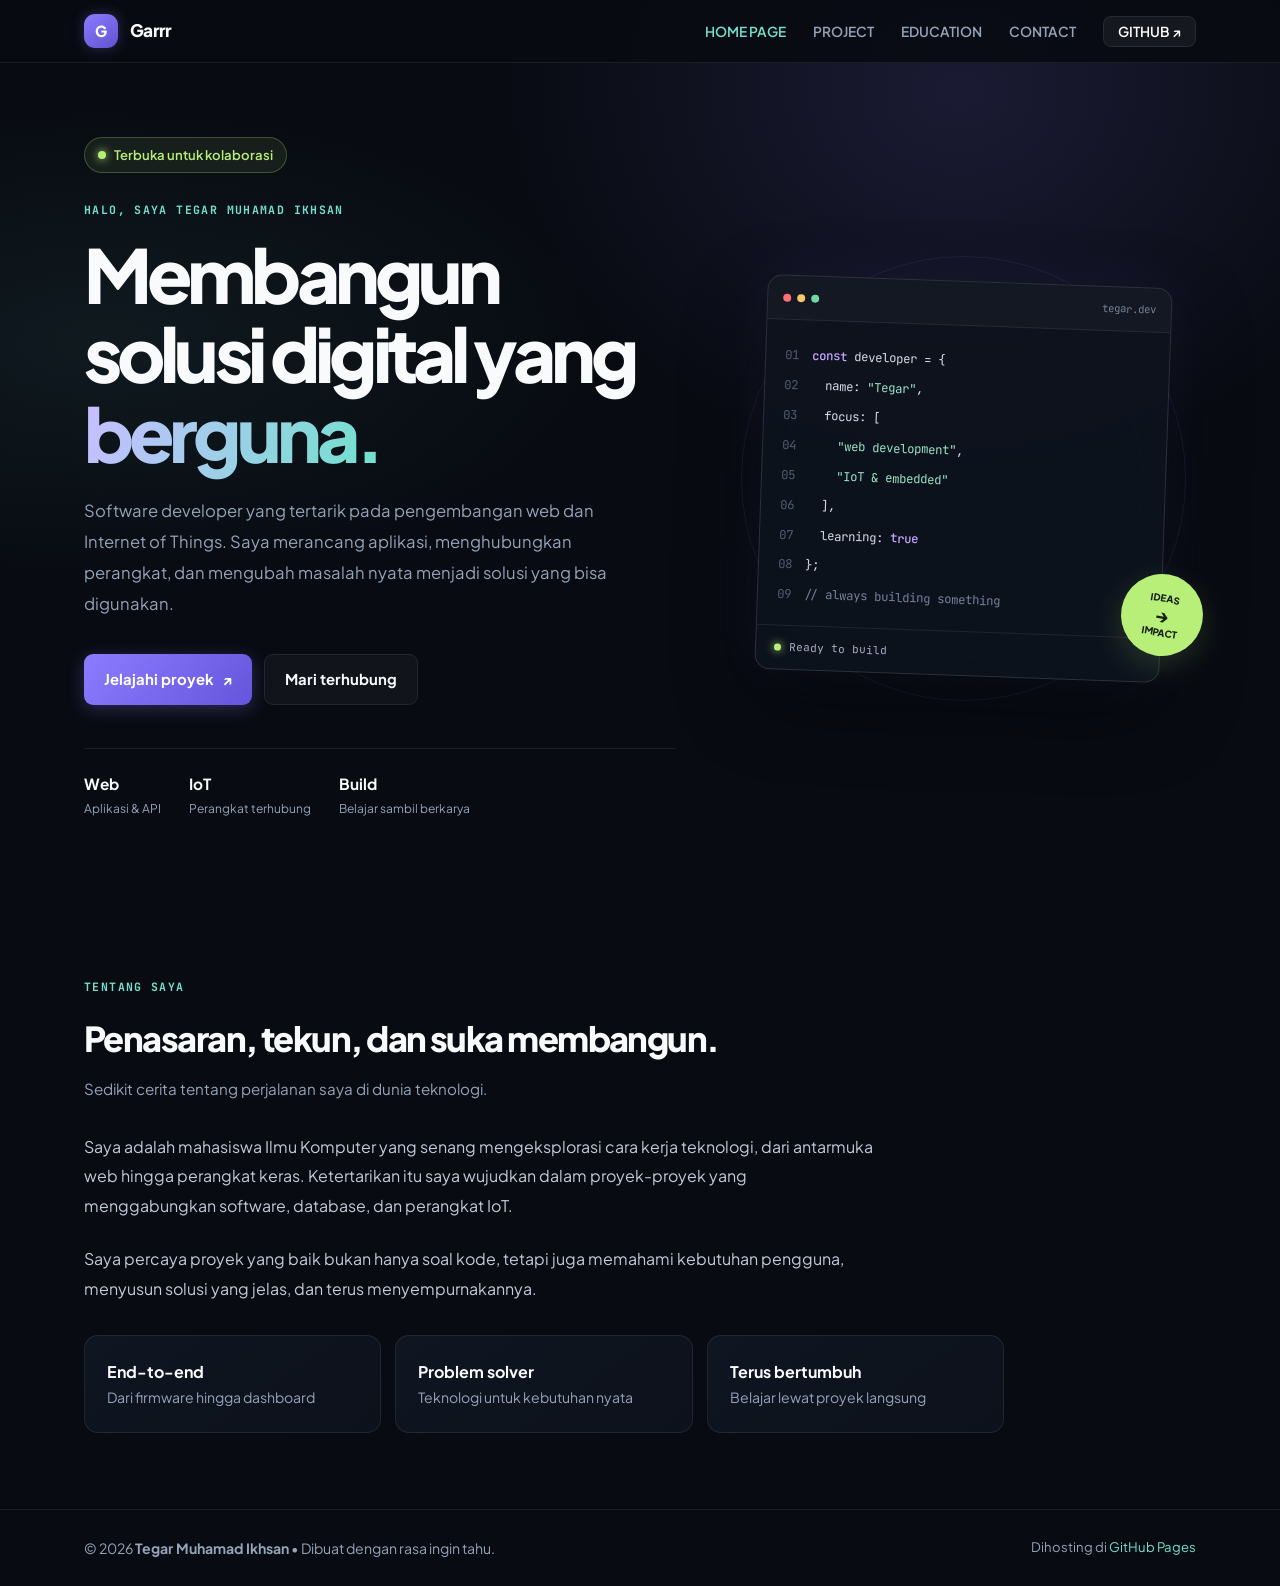
<file: index.html>
<!DOCTYPE html>
<html lang="id">
<head>
    <meta charset="UTF-8">
    <meta name="viewport" content="width=device-width, initial-scale=1.0">
    <title>Tegar Muhamad Ikhsan | Software &amp; IoT Developer</title>
    <meta name="description" content="Portofolio Tegar Muhamad Ikhsan, software developer yang membangun aplikasi web dan solusi IoT.">
    
    <!-- Google Fonts -->
    <link rel="preconnect" href="https://fonts.googleapis.com">
    <link rel="preconnect" href="https://fonts.gstatic.com" crossorigin>
    <link href="https://fonts.googleapis.com/css2?family=Plus+Jakarta+Sans:wght@400;500;600;700;800&family=JetBrains+Mono:wght@400;500;700&display=swap" rel="stylesheet">
    
    <!-- Hubungkan ke File style.css -->
    <link rel="stylesheet" href="style.css">
</head>
<body>

    <!-- NAVBAR -->
    <header>
        <div class="container nav-wrap">
            <a href="index.html" class="brand" aria-label="Garrr, beranda">
                <div class="brand-badge">G</div>
                <span>Garrr<span class="brand-period"></span></span>
            </a>
            <nav>
                <ul class="nav-links">
                    <li><a href="index.html" aria-current="page">HOME PAGE</a></li>
                    <li><a href="proyek.html">PROJECT</a></li>
                    <li><a href="pendidikan.html">EDUCATION</a></li>
                    <li><a href="kontak.html">CONTACT</a></li>
                    <li><a href="https://github.com/tegarmuhamad122-cmd" target="_blank" rel="noopener noreferrer" class="nav-btn-github">GitHub ↗</a></li>
                </ul>
            </nav>
        </div>
    </header>

    <main class="container">
        <!-- HERO SECTION -->
        <section class="hero" id="about">
            <div class="hero-copy">
                <div class="badge-status">
                    <span class="status-dot"></span>
                    <span>Terbuka untuk kolaborasi</span>
                </div>
                <p class="hero-kicker">HALO, SAYA TEGAR MUHAMAD IKHSAN</p>
                <h1>Membangun solusi digital yang <span class="text-gradient">berguna.</span></h1>
                <p class="hero-desc">
                    Software developer yang tertarik pada pengembangan web dan Internet of Things. Saya merancang aplikasi, menghubungkan perangkat, dan mengubah masalah nyata menjadi solusi yang bisa digunakan.
                </p>
                <div class="hero-actions">
                    <a href="proyek.html" class="btn btn-primary">Jelajahi proyek <span aria-hidden="true">↗</span></a>
                    <a href="kontak.html" class="btn btn-outline">Mari terhubung</a>
                </div>
                <div class="hero-facts" aria-label="Fokus utama">
                    <div><strong>Web</strong><span>Aplikasi &amp; API</span></div>
                    <div><strong>IoT</strong><span>Perangkat terhubung</span></div>
                    <div><strong>Build</strong><span>Belajar sambil berkarya</span></div>
                </div>
            </div>
            <aside class="hero-visual" aria-label="Cuplikan kode proyek">
                <div class="code-window">
                    <div class="window-bar"><span></span><span></span><span></span><small>tegar.dev</small></div>
                    <div class="code-content">
                        <span class="code-line"><i>01</i><b>const</b> developer = {</span>
                        <span class="code-line"><i>02</i>&nbsp; name: <em>"Tegar"</em>,</span>
                        <span class="code-line"><i>03</i>&nbsp; focus: [</span>
                        <span class="code-line"><i>04</i>&nbsp;&nbsp;&nbsp; <em>"web development"</em>,</span>
                        <span class="code-line"><i>05</i>&nbsp;&nbsp;&nbsp; <em>"IoT &amp; embedded"</em></span>
                        <span class="code-line"><i>06</i>&nbsp; ],</span>
                        <span class="code-line"><i>07</i>&nbsp; learning: <b>true</b></span>
                        <span class="code-line"><i>08</i>};</span>
                        <span class="code-line code-comment"><i>09</i>// always building something</span>
                    </div>
                    <div class="code-status"><span class="status-dot"></span> Ready to build</div>
                </div>
                <div class="hero-orbit orbit-one"></div>
                <div class="hero-orbit orbit-two"></div>
                <div class="hero-sticker">IDEAS<br><span>→</span> IMPACT</div>
            </aside>
        </section>

        <section id="profile">
            <div class="section-header">
                <span class="section-label">TENTANG SAYA</span>
                <h2 class="section-title">Penasaran, tekun, dan suka membangun.</h2>
                <p class="section-subtitle">Sedikit cerita tentang perjalanan saya di dunia teknologi.</p>
            </div>
            <div class="profile-content">
                <p>Saya adalah mahasiswa Ilmu Komputer yang senang mengeksplorasi cara kerja teknologi, dari antarmuka web hingga perangkat keras. Ketertarikan itu saya wujudkan dalam proyek-proyek yang menggabungkan software, database, dan perangkat IoT.</p>
                <p>Saya percaya proyek yang baik bukan hanya soal kode, tetapi juga memahami kebutuhan pengguna, menyusun solusi yang jelas, dan terus menyempurnakannya.</p>
                <div class="profile-highlights">
                    <div class="profile-highlight"><strong>End-to-end</strong><span>Dari firmware hingga dashboard</span></div>
                    <div class="profile-highlight"><strong>Problem solver</strong><span>Teknologi untuk kebutuhan nyata</span></div>
                    <div class="profile-highlight"><strong>Terus bertumbuh</strong><span>Belajar lewat proyek langsung</span></div>
                </div>
            </div>
        </section>

    </main>

    <!-- FOOTER -->
    <footer>
        <div class="container footer-content">
            <p>
                &copy; 2026 <strong>Tegar Muhamad Ikhsan</strong> &bull; Dibuat dengan rasa ingin tahu.
            </p>
            <p class="footer-meta">
                Dihosting di <a href="https://pages.github.com/" target="_blank" rel="noopener noreferrer">GitHub Pages</a>
            </p>
        </div>
    </footer>

</body>
</html>
</file>
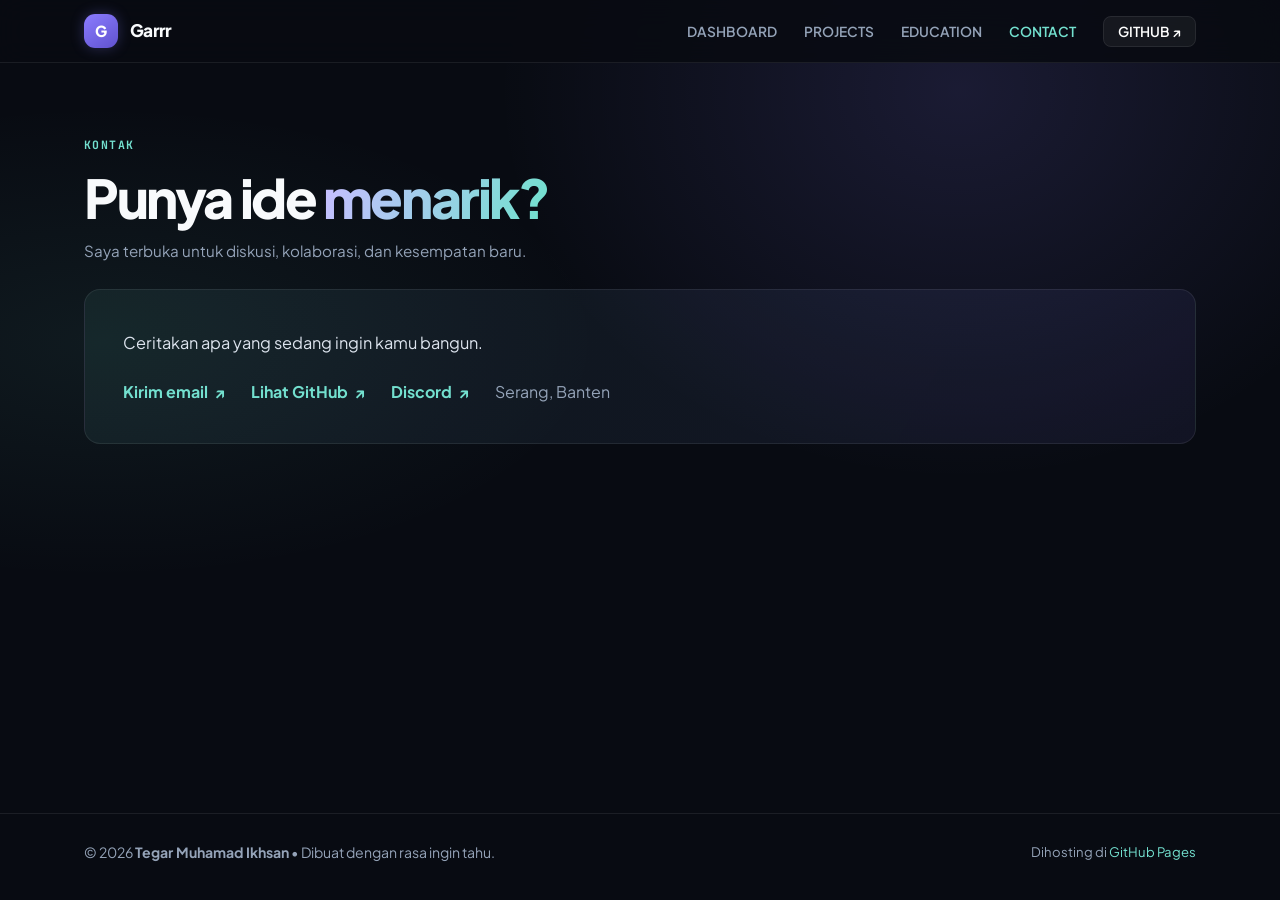
<file: kontak.html>
<!DOCTYPE html>
<html lang="id">
<head>
    <meta charset="UTF-8">
    <meta name="viewport" content="width=device-width, initial-scale=1.0">
    <title>Kontak | Tegar Muhamad Ikhsan</title>
    <meta name="description" content="Hubungi Tegar Muhamad Ikhsan untuk diskusi, kolaborasi, dan kesempatan baru.">
    <link rel="preconnect" href="https://fonts.googleapis.com">
    <link rel="preconnect" href="https://fonts.gstatic.com" crossorigin>
    <link href="https://fonts.googleapis.com/css2?family=Plus+Jakarta+Sans:wght@400;500;600;700;800&family=JetBrains+Mono:wght@400;500;700&display=swap" rel="stylesheet">
    <link rel="stylesheet" href="style.css">
</head>
<body>
    <header>
        <div class="container nav-wrap">
            <a href="index.html" class="brand" aria-label="Garrr, beranda">
                <div class="brand-badge">G</div>
                <span>Garrr<span class="brand-period"></span></span>
            </a>
            <nav aria-label="Navigasi utama">
                <ul class="nav-links">
                    <li><a href="index.html">Dashboard</a></li>
                    <li><a href="proyek.html">Projects</a></li>
                    <li><a href="pendidikan.html">Education</a></li>
                    <li><a href="kontak.html" aria-current="page">Contact</a></li>
                    <li><a href="https://github.com/tegarmuhamad122-cmd" target="_blank" rel="noopener noreferrer" class="nav-btn-github">GitHub ↗</a></li>
                </ul>
            </nav>
        </div>
    </header>

    <main class="container page-main">
        <section class="page-intro">
            <span class="section-label">KONTAK</span>
            <h1 class="section-title">Punya ide <span class="text-gradient">menarik?</span></h1>
            <p class="section-subtitle">Saya terbuka untuk diskusi, kolaborasi, dan kesempatan baru.</p>
        </section>

        <section class="contact-panel">
            <p>Ceritakan apa yang sedang ingin kamu bangun.</p>
            <div class="contact-list">
                <a href="mailto:tegarmuhamad122@gmail.com">Kirim email <span aria-hidden="true">↗</span></a>
                <a href="https://github.com/tegarmuhamad122-cmd" target="_blank" rel="noopener noreferrer">Lihat GitHub <span aria-hidden="true">↗</span></a>
                <a href="https://discord.com/users/1273916967207567412" target="_blank" rel="noopener noreferrer">Discord <span aria-hidden="true">↗</span></a>
                <span>Serang, Banten</span>
            </div>
        </section>
    </main>

    <footer>
        <div class="container footer-content">
            <p>&copy; 2026 <strong>Tegar Muhamad Ikhsan</strong> &bull; Dibuat dengan rasa ingin tahu.</p>
            <p class="footer-meta">Dihosting di <a href="https://pages.github.com/" target="_blank" rel="noopener noreferrer">GitHub Pages</a></p>
        </div>
    </footer>
</body>
</html>
</file>
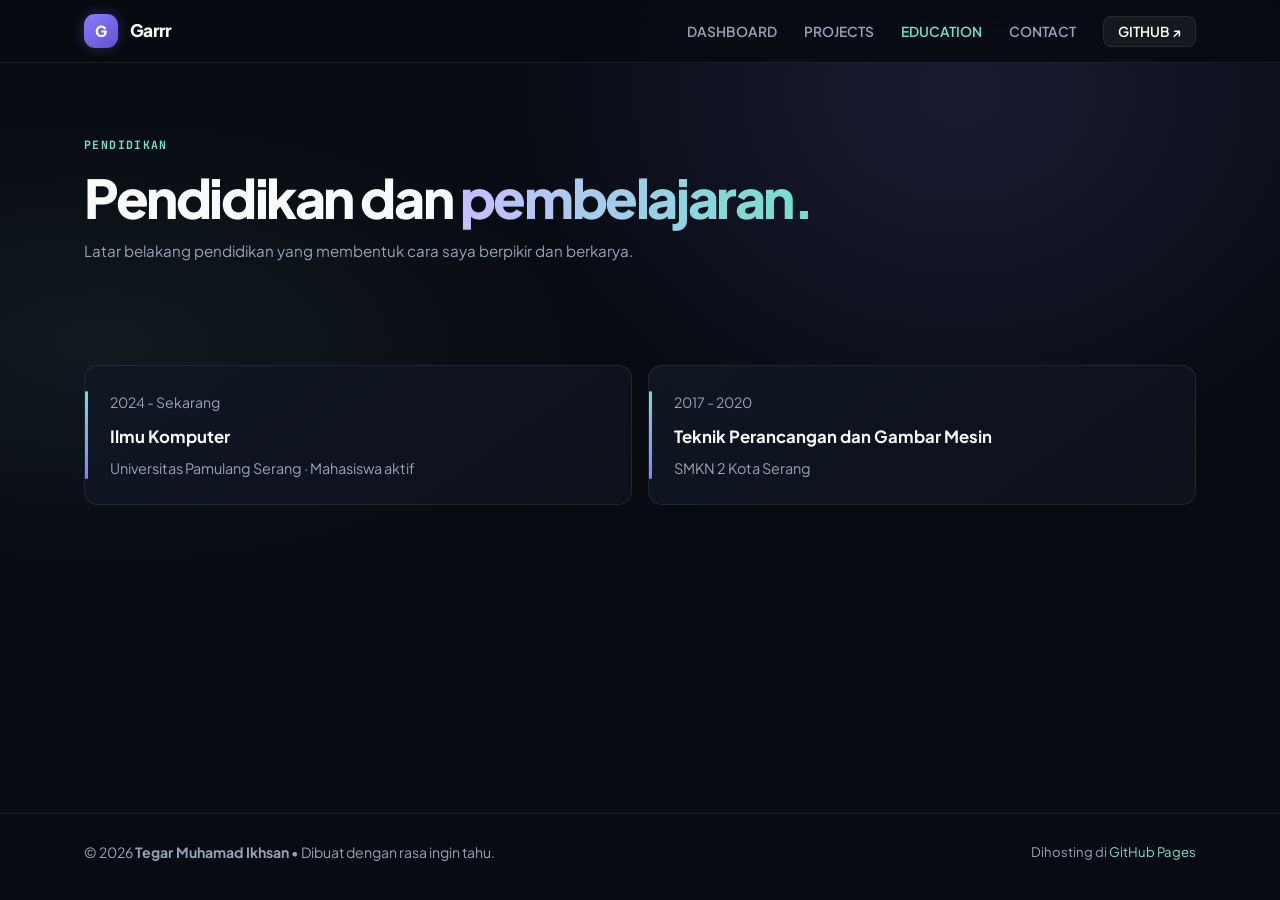
<file: pendidikan.html>
<!DOCTYPE html>
<html lang="id">
<head>
    <meta charset="UTF-8">
    <meta name="viewport" content="width=device-width, initial-scale=1.0">
    <title>Pendidikan | Tegar Muhamad Ikhsan</title>
    <meta name="description" content="Pendidikan Tegar Muhamad Ikhsan dalam mempelajari teknologi.">
    <link rel="preconnect" href="https://fonts.googleapis.com">
    <link rel="preconnect" href="https://fonts.gstatic.com" crossorigin>
    <link href="https://fonts.googleapis.com/css2?family=Plus+Jakarta+Sans:wght@400;500;600;700;800&family=JetBrains+Mono:wght@400;500;700&display=swap" rel="stylesheet">
    <link rel="stylesheet" href="style.css">
</head>
<body>
    <header>
        <div class="container nav-wrap">
            <a href="index.html" class="brand" aria-label="Garrr, beranda">
                <div class="brand-badge">G</div>
                <span>Garrr<span class="brand-period"></span></span>
            </a>
            <nav aria-label="Navigasi utama">
                <ul class="nav-links">
                    <li><a href="index.html">Dashboard</a></li>
                    <li><a href="proyek.html">Projects</a></li>
                    <li><a href="pendidikan.html" aria-current="page">Education</a></li>
                    <li><a href="kontak.html">Contact</a></li>
                    <li><a href="https://github.com/tegarmuhamad122-cmd" target="_blank" rel="noopener noreferrer" class="nav-btn-github">GitHub ↗</a></li>
                </ul>
            </nav>
        </div>
    </header>

    <main class="container page-main">
        <section class="page-intro">
            <span class="section-label">PENDIDIKAN</span>
            <h1 class="section-title">Pendidikan dan <span class="text-gradient">pembelajaran.</span></h1>
            <p class="section-subtitle">Latar belakang pendidikan yang membentuk cara saya berpikir dan berkarya.</p>
        </section>

        <section class="career-grid" aria-label="Riwayat pendidikan">
            <article class="career-item">
                <span class="career-period">2024 - Sekarang</span>
                <h2>Ilmu Komputer</h2>
                <p>Universitas Pamulang Serang · Mahasiswa aktif</p>
            </article>
            <article class="career-item">
                <span class="career-period">2017 - 2020</span>
                <h2>Teknik Perancangan dan Gambar Mesin</h2>
                <p>SMKN 2 Kota Serang</p>
            </article>
        </section>
    </main>

    <footer>
        <div class="container footer-content">
            <p>&copy; 2026 <strong>Tegar Muhamad Ikhsan</strong> &bull; Dibuat dengan rasa ingin tahu.</p>
            <p class="footer-meta">Dihosting di <a href="https://pages.github.com/" target="_blank" rel="noopener noreferrer">GitHub Pages</a></p>
        </div>
    </footer>
</body>
</html>
</file>
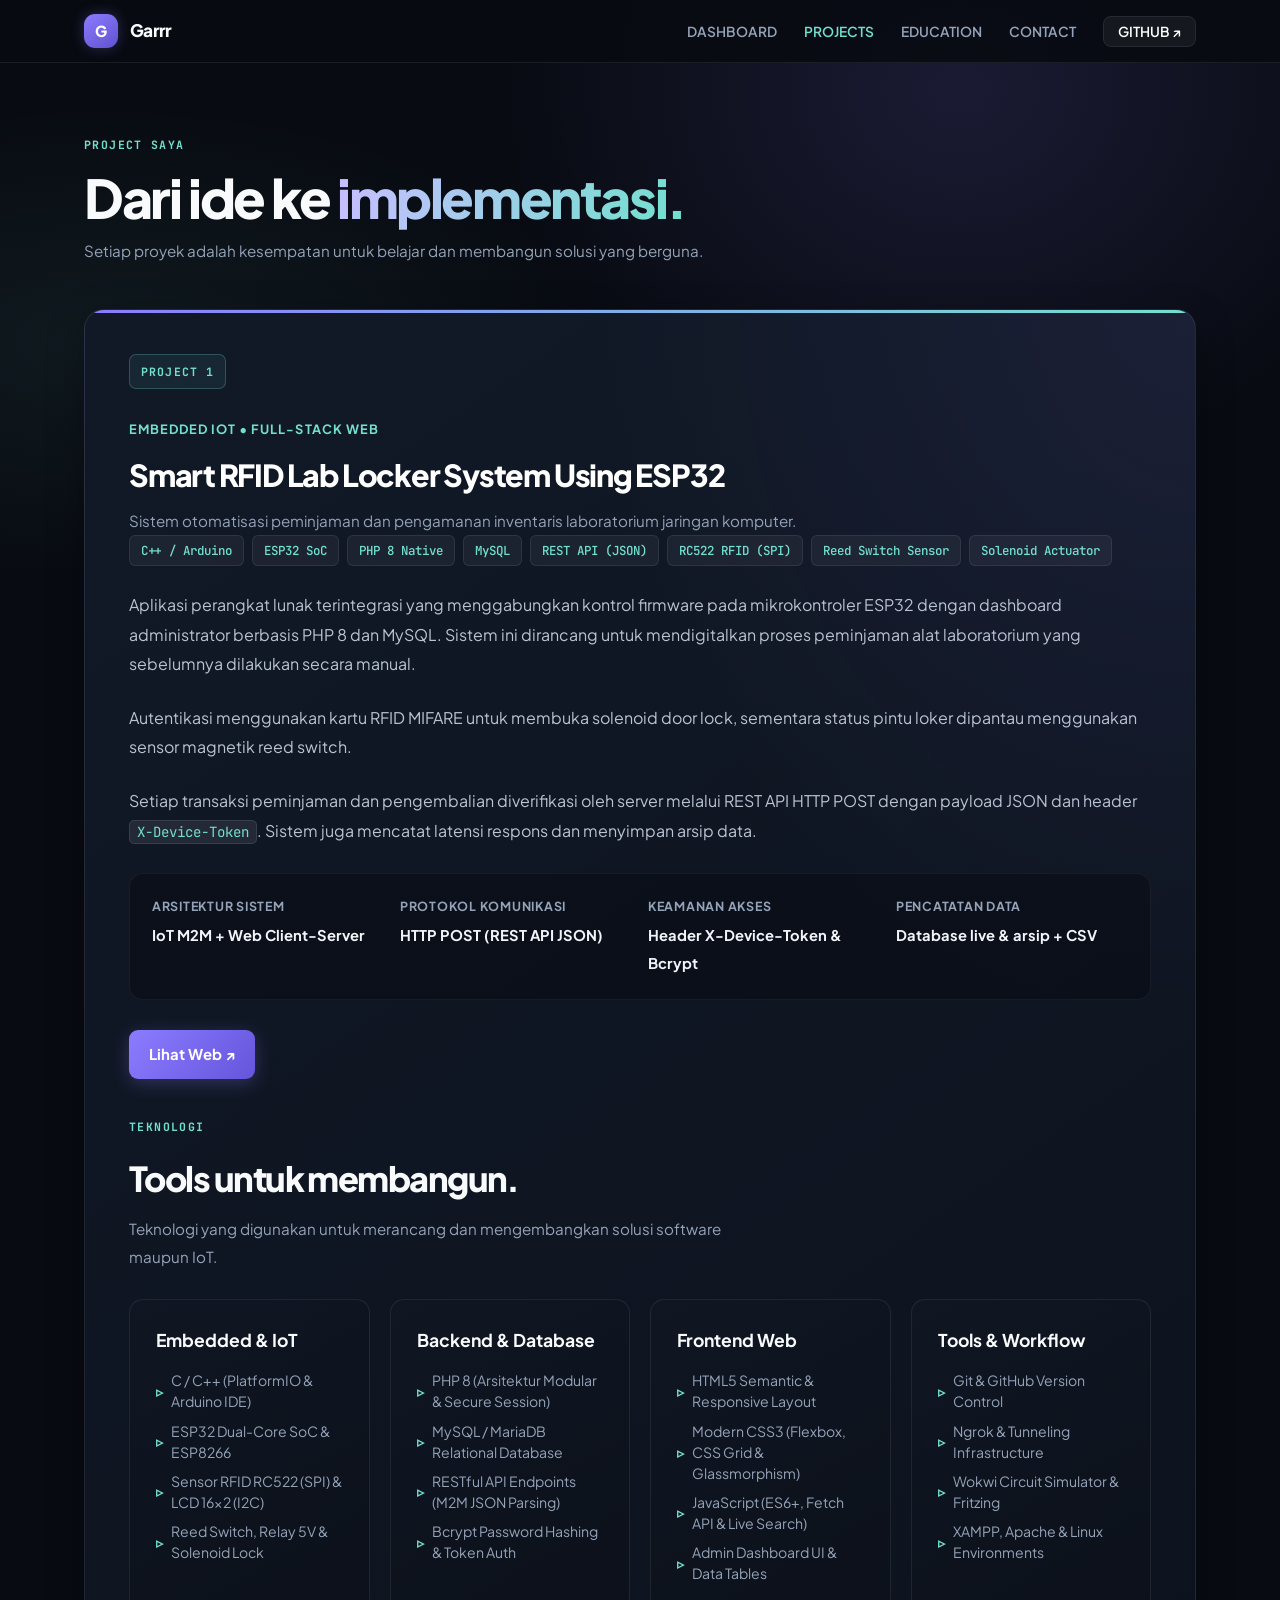
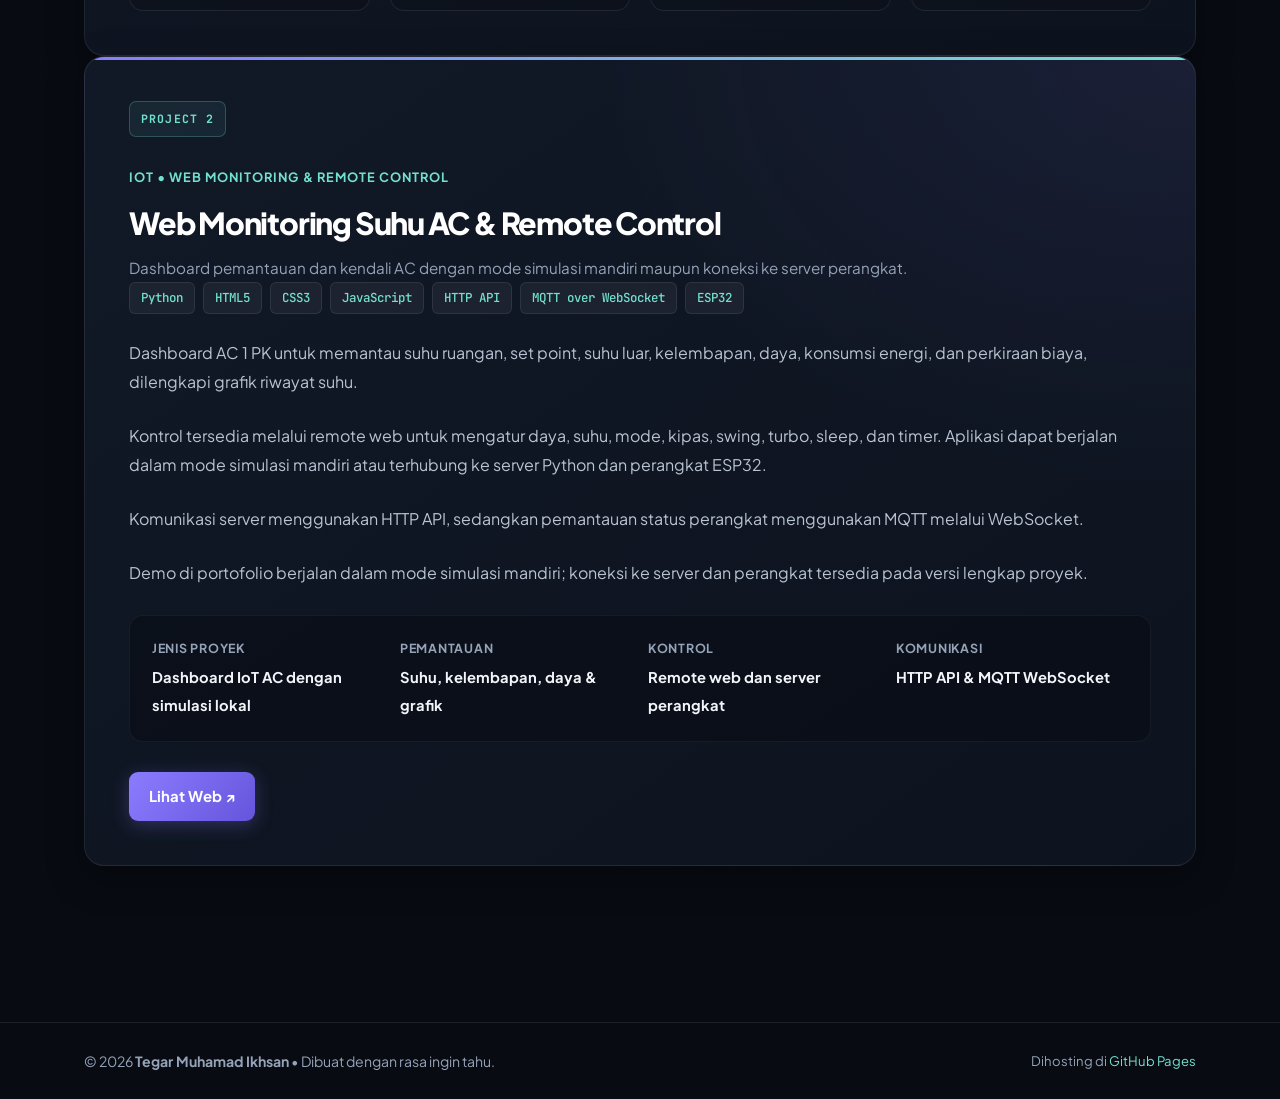
<file: proyek.html>
<!DOCTYPE html>
<html lang="id">
<head>
    <meta charset="UTF-8">
    <meta name="viewport" content="width=device-width, initial-scale=1.0">
    <title>Proyek | Tegar Muhamad Ikhsan</title>
    <meta name="description" content="Kumpulan proyek software dan IoT Tegar Muhamad Ikhsan.">
    <link rel="preconnect" href="https://fonts.googleapis.com">
    <link rel="preconnect" href="https://fonts.gstatic.com" crossorigin>
    <link href="https://fonts.googleapis.com/css2?family=Plus+Jakarta+Sans:wght@400;500;600;700;800&family=JetBrains+Mono:wght@400;500;700&display=swap" rel="stylesheet">
    <link rel="stylesheet" href="style.css">
</head>
<body>
    <header>
        <div class="container nav-wrap">
            <a href="index.html" class="brand" aria-label="Garrr, beranda">
                <div class="brand-badge">G</div>
                <span>Garrr<span class="brand-period"></span></span>
            </a>
            <nav aria-label="Navigasi utama">
                <ul class="nav-links">
                    <li><a href="index.html">Dashboard</a></li>
                    <li><a href="proyek.html" aria-current="page">Projects</a></li>
                    <li><a href="pendidikan.html">Education</a></li>
                    <li><a href="kontak.html">Contact</a></li>  
                    <li><a href="https://github.com/tegarmuhamad122-cmd" target="_blank" rel="noopener noreferrer" class="nav-btn-github">GitHub ↗</a></li>
                </ul>
            </nav>
        </div>
    </header>

    <main class="container page-main">
        <section class="page-intro">
            <span class="section-label">PROJECT SAYA</span>
            <h1 class="section-title">Dari ide ke <span class="text-gradient">implementasi.</span></h1>
            <p class="section-subtitle">Setiap proyek adalah kesempatan untuk belajar dan membangun solusi yang berguna.</p>
        </section>

        <section class="project-list" aria-label="Daftar proyek">
            <article class="project-card">
                <div class="project-number">PROJECT 1</div>
                <div class="project-header">
                    <div>
                        <span class="project-category">Embedded IoT &bull; Full-Stack Web</span>
                        <h2 class="project-title">Smart RFID Lab Locker System Using ESP32</h2>
                        <p class="project-tagline">Sistem otomatisasi peminjaman dan pengamanan inventaris laboratorium jaringan komputer.</p>
                    </div>
                </div>

                <div class="project-tags">
                    <span class="tag">C++ / Arduino</span>
                    <span class="tag">ESP32 SoC</span>
                    <span class="tag">PHP 8 Native</span>
                    <span class="tag">MySQL</span>
                    <span class="tag">REST API (JSON)</span>
                    <span class="tag">RC522 RFID (SPI)</span>
                    <span class="tag">Reed Switch Sensor</span>
                    <span class="tag">Solenoid Actuator</span>
                </div>

                <div class="project-desc-block">
                    <p>Aplikasi perangkat lunak terintegrasi yang menggabungkan kontrol firmware pada mikrokontroler ESP32 dengan dashboard administrator berbasis PHP 8 dan MySQL. Sistem ini dirancang untuk mendigitalkan proses peminjaman alat laboratorium yang sebelumnya dilakukan secara manual.</p>
                    <p>Autentikasi menggunakan kartu RFID MIFARE untuk membuka solenoid door lock, sementara status pintu loker dipantau menggunakan sensor magnetik reed switch.</p>
                    <p>Setiap transaksi peminjaman dan pengembalian diverifikasi oleh server melalui REST API HTTP POST dengan payload JSON dan header <code>X-Device-Token</code>. Sistem juga mencatat latensi respons dan menyimpan arsip data.</p>
                </div>

                <div class="project-specs">
                    <div class="spec-item">
                        <h3>Arsitektur sistem</h3>
                        <p>IoT M2M + Web Client-Server</p>
                    </div>
                    <div class="spec-item">
                        <h3>Protokol komunikasi</h3>
                        <p>HTTP POST (REST API JSON)</p>
                    </div>
                    <div class="spec-item">
                        <h3>Keamanan akses</h3>
                        <p>Header X-Device-Token &amp; Bcrypt</p>
                    </div>
                    <div class="spec-item">
                        <h3>Pencatatan data</h3>
                        <p>Database live &amp; arsip + CSV</p>
                    </div>
                </div>

                <div class="project-links">
                    <a href="https://smart-locker.tegar.is-a.dev/rfid-smart-locker" target="_blank" rel="noopener noreferrer" class="btn btn-primary">Lihat Web ↗</a>
                </div>

                <section class="project-tech-section" id="teknologi" aria-labelledby="project-one-tech-title">
                    <div class="section-header">
                        <span class="section-label">TEKNOLOGI</span>
                        <h2 class="section-title" id="project-one-tech-title">Tools untuk membangun.</h2>
                        <p class="section-subtitle">Teknologi yang digunakan untuk merancang dan mengembangkan solusi software maupun IoT.</p>
                    </div>

                    <div class="skills-grid">
                        <article class="skill-card">
                            <h3>Embedded &amp; IoT</h3>
                            <ul>
                                <li>C / C++ (PlatformIO &amp; Arduino IDE)</li>
                                <li>ESP32 Dual-Core SoC &amp; ESP8266</li>
                                <li>Sensor RFID RC522 (SPI) &amp; LCD 16x2 (I2C)</li>
                                <li>Reed Switch, Relay 5V &amp; Solenoid Lock</li>
                            </ul>
                        </article>
                        <article class="skill-card">
                            <h3>Backend &amp; Database</h3>
                            <ul>
                                <li>PHP 8 (Arsitektur Modular &amp; Secure Session)</li>
                                <li>MySQL / MariaDB Relational Database</li>
                                <li>RESTful API Endpoints (M2M JSON Parsing)</li>
                                <li>Bcrypt Password Hashing &amp; Token Auth</li>
                            </ul>
                        </article>
                        <article class="skill-card">
                            <h3>Frontend Web</h3>
                            <ul>
                                <li>HTML5 Semantic &amp; Responsive Layout</li>
                                <li>Modern CSS3 (Flexbox, CSS Grid &amp; Glassmorphism)</li>
                                <li>JavaScript (ES6+, Fetch API &amp; Live Search)</li>
                                <li>Admin Dashboard UI &amp; Data Tables</li>
                            </ul>
                        </article>
                        <article class="skill-card">
                            <h3>Tools &amp; Workflow</h3>
                            <ul>
                                <li>Git &amp; GitHub Version Control</li>
                                <li>Ngrok &amp; Tunneling Infrastructure</li>
                                <li>Wokwi Circuit Simulator &amp; Fritzing</li>
                                <li>XAMPP, Apache &amp; Linux Environments</li>
                            </ul>
                        </article>
                    </div>
                </section>
            </article>

            <article class="project-card">
                <div class="project-number">PROJECT 2</div>
                <div class="project-header">
                    <div>
                        <span class="project-category">IoT &bull; Web Monitoring &amp; Remote Control</span>
                        <h2 class="project-title">Web Monitoring Suhu AC &amp; Remote Control</h2>
                        <p class="project-tagline">Dashboard pemantauan dan kendali AC dengan mode simulasi mandiri maupun koneksi ke server perangkat.</p>
                    </div>
                </div>

                <div class="project-tags">
                    <span class="tag">Python</span>
                    <span class="tag">HTML5</span>
                    <span class="tag">CSS3</span>
                    <span class="tag">JavaScript</span>
                    <span class="tag">HTTP API</span>
                    <span class="tag">MQTT over WebSocket</span>
                    <span class="tag">ESP32</span>
                </div>

                <div class="project-desc-block">
                    <p>Dashboard AC 1 PK untuk memantau suhu ruangan, set point, suhu luar, kelembapan, daya, konsumsi energi, dan perkiraan biaya, dilengkapi grafik riwayat suhu.</p>
                    <p>Kontrol tersedia melalui remote web untuk mengatur daya, suhu, mode, kipas, swing, turbo, sleep, dan timer. Aplikasi dapat berjalan dalam mode simulasi mandiri atau terhubung ke server Python dan perangkat ESP32.</p>
                    <p>Komunikasi server menggunakan HTTP API, sedangkan pemantauan status perangkat menggunakan MQTT melalui WebSocket.</p>
                    <p>Demo di portofolio berjalan dalam mode simulasi mandiri; koneksi ke server dan perangkat tersedia pada versi lengkap proyek.</p>
                </div>

                <div class="project-specs">
                    <div class="spec-item">
                        <h3>Jenis proyek</h3>
                        <p>Dashboard IoT AC dengan simulasi lokal</p>
                    </div>
                    <div class="spec-item">
                        <h3>Pemantauan</h3>
                        <p>Suhu, kelembapan, daya &amp; grafik</p>
                    </div>
                    <div class="spec-item">
                        <h3>Kontrol</h3>
                        <p>Remote web dan server perangkat</p>
                    </div>
                    <div class="spec-item">
                        <h3>Komunikasi</h3>
                        <p>HTTP API &amp; MQTT WebSocket</p>
                    </div>
                </div>

                <div class="project-links">
                    <a href="https://projectme.tegar.is-a.dev" target="_blank" rel="noopener noreferrer" class="btn btn-primary">Lihat Web ↗</a>
                </div>
            </article>
        </section>

    </main>

    <footer>
        <div class="container footer-content">
            <p>&copy; 2026 <strong>Tegar Muhamad Ikhsan</strong> &bull; Dibuat dengan rasa ingin tahu.</p>
            <p class="footer-meta">Dihosting di <a href="https://pages.github.com/" target="_blank" rel="noopener noreferrer">GitHub Pages</a></p>
        </div>
    </footer>
</body>
</html>
</file>
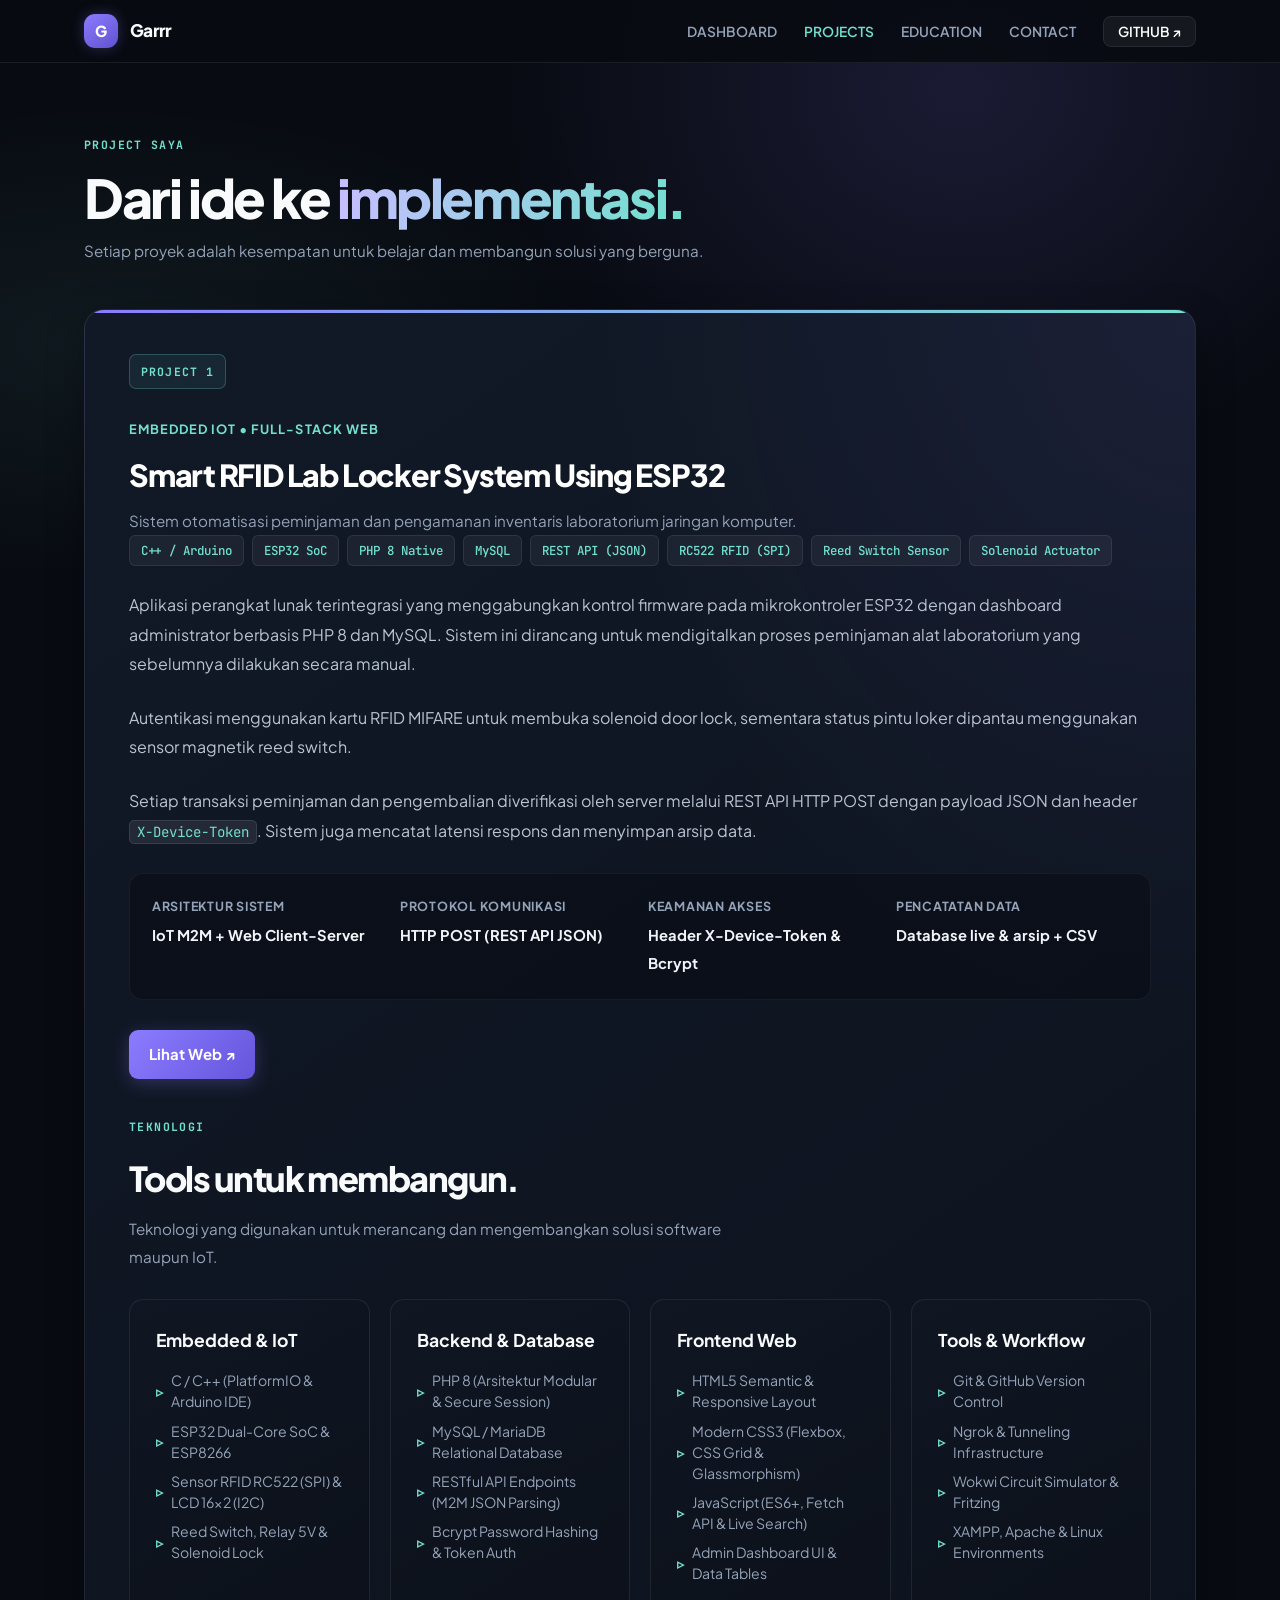
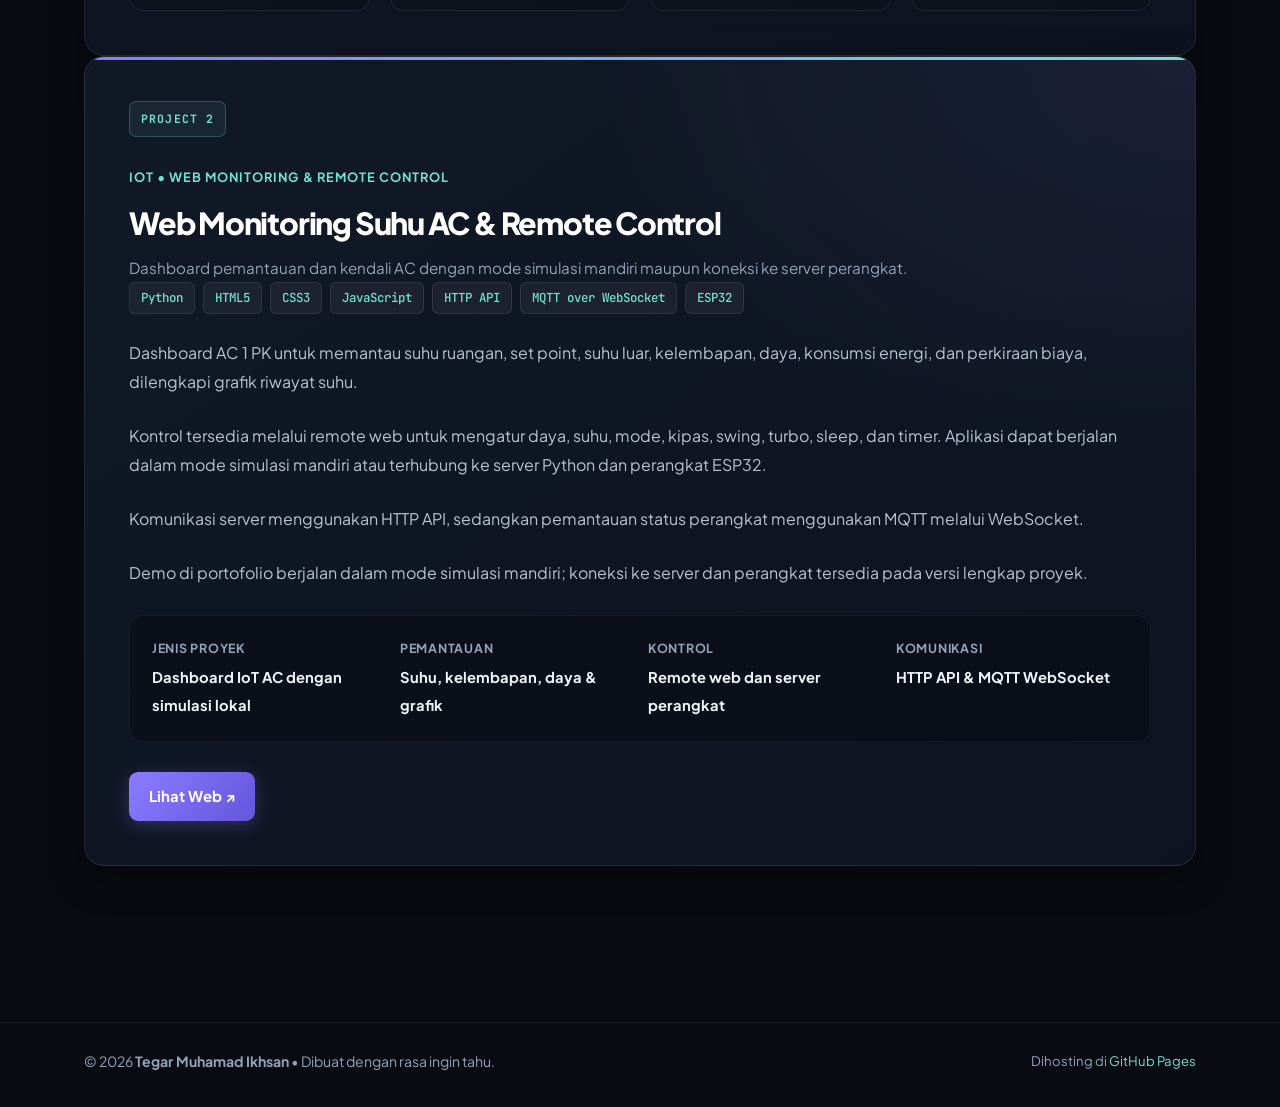
<file: teknologi.html>
<!DOCTYPE html>
<html lang="id">
<head>
    <meta charset="UTF-8">
    <meta name="viewport" content="width=device-width, initial-scale=1.0">
    <title>Teknologi | Tegar Muhamad Ikhsan</title>
    <meta name="description" content="Bagian teknologi kini tersedia di halaman Proyek.">
    <meta http-equiv="refresh" content="0; url=proyek.html#teknologi">
    <link rel="canonical" href="proyek.html#teknologi">
</head>
<body>
    <p>Halaman Teknologi sudah digabung ke halaman Proyek. <a href="proyek.html#teknologi">Lihat teknologi dan tools</a>.</p>
</body>
</html>
</file>
<file: style.css>
/* =====================================================================
   style.css - Portofolio Developer & IoT Showcase
   Pengembang : Tegar Muhamad Ikhsan
   ===================================================================== */

:root {
    --bg-dark: #090d16;
    --bg-card: #0f172a;
    --bg-card-hover: #1e293b;
    --primary: #6366f1;
    --primary-glow: rgba(99, 102, 241, 0.3);
    --secondary: #38bdf8;
    --accent: #10b981;
    --text-main: #f8fafc;
    --text-muted: #94a3b8;
    --border: rgba(255, 255, 255, 0.08);
    --border-hover: rgba(99, 102, 241, 0.4);
    --font-sans: 'Plus Jakarta Sans', -apple-system, BlinkMacSystemFont, sans-serif;
    --font-mono: 'JetBrains Mono', monospace;
    --transition: all 0.25s cubic-bezier(0.4, 0, 0.2, 1);
}

/* Reset Dasar */
* {
    box-sizing: border-box;
    margin: 0;
    padding: 0;
}

html {
    scroll-behavior: smooth;
}

body {
    background-color: var(--bg-dark);
    color: var(--text-main);
    font-family: var(--font-sans);
    line-height: 1.7;
    overflow-x: hidden;
    background-image: 
        radial-gradient(circle at 15% 15%, rgba(99, 102, 241, 0.12) 0%, transparent 40%),
        radial-gradient(circle at 85% 65%, rgba(56, 189, 248, 0.08) 0%, transparent 45%);
    background-attachment: fixed;
}

/* KUNCI SPASI PARAGRAF: MEMBERIKAN JARAK VERTIKAL TEGAS & RAPI */
p {
    margin-bottom: 1.5rem !important;
    line-height: 1.85 !important;
}

p:last-child {
    margin-bottom: 0 !important;
}

code {
    font-family: var(--font-mono);
    background: rgba(255, 255, 255, 0.08);
    padding: 2px 7px;
    border-radius: 5px;
    font-size: 0.88em;
    color: var(--secondary);
    border: 1px solid rgba(255, 255, 255, 0.1);
}

.container {
    max-width: 1040px;
    margin: 0 auto;
    padding: 0 24px;
}

/* NAVBAR */
header {
    padding: 20px 0;
    border-bottom: 1px solid var(--border);
    backdrop-filter: blur(14px);
    -webkit-backdrop-filter: blur(14px);
    position: sticky;
    top: 0;
    z-index: 100;
    background: rgba(9, 13, 22, 0.82);
}

.nav-wrap {
    display: flex;
    justify-content: space-between;
    align-items: center;
}

.brand {
    display: flex;
    align-items: center;
    gap: 12px;
    text-decoration: none;
    color: var(--text-main);
    font-weight: 800;
    font-size: 1.2rem;
    letter-spacing: -0.01em;
}

.brand-badge {
    background: linear-gradient(135deg, var(--primary), var(--secondary));
    width: 34px;
    height: 34px;
    border-radius: 9px;
    display: flex;
    align-items: center;
    justify-content: center;
    font-size: 0.95rem;
    font-weight: 800;
    color: #ffffff;
    box-shadow: 0 0 14px var(--primary-glow);
}

.nav-links {
    display: flex;
    align-items: center;
    gap: 24px;
    list-style: none;
}

.nav-links a {
    color: var(--text-muted);
    text-decoration: none;
    font-size: 0.92rem;
    font-weight: 600;
    transition: var(--transition);
}

.nav-links a:hover {
    color: var(--text-main);
}

.nav-links a[aria-current="page"] {
    color: var(--secondary);
}

.nav-btn-github {
    padding: 6px 14px;
    background: rgba(255, 255, 255, 0.05);
    border: 1px solid var(--border);
    border-radius: 8px;
    color: #ffffff !important;
}

.nav-btn-github:hover {
    background: rgba(255, 255, 255, 0.1);
}

/* HERO SECTION */
.hero {
    padding: 85px 0 65px;
}

.badge-status {
    display: inline-flex;
    align-items: center;
    gap: 8px;
    padding: 6px 16px;
    background: rgba(16, 185, 129, 0.1);
    border: 1px solid rgba(16, 185, 129, 0.3);
    border-radius: 9999px;
    font-size: 0.82rem;
    color: #34d399;
    font-weight: 600;
    margin-bottom: 24px;
}

.status-dot {
    width: 8px;
    height: 8px;
    border-radius: 50%;
    background: #10b981;
    box-shadow: 0 0 8px #10b981;
    animation: pulseGlow 2s infinite;
}

@keyframes pulseGlow {
    0%, 100% { opacity: 1; transform: scale(1); }
    50% { opacity: 0.4; transform: scale(0.9); }
}

.hero h1 {
    font-size: clamp(2.4rem, 5.2vw, 3.8rem);
    font-weight: 800;
    line-height: 1.15;
    margin-bottom: 22px;
    letter-spacing: -0.025em;
}

.text-gradient {
    background: linear-gradient(135deg, #ffffff 25%, var(--secondary) 100%);
    -webkit-background-clip: text;
    background-clip: text;
    -webkit-text-fill-color: transparent;
}

.hero-desc {
    font-size: 1.12rem;
    color: var(--text-muted);
    max-width: 720px;
    margin-bottom: 34px !important;
}

.hero-actions {
    display: flex;
    gap: 16px;
    flex-wrap: wrap;
}

.btn {
    display: inline-flex;
    align-items: center;
    gap: 8px;
    padding: 13px 26px;
    border-radius: 11px;
    font-weight: 700;
    font-size: 0.93rem;
    text-decoration: none;
    transition: var(--transition);
}

.btn-primary {
    background: linear-gradient(135deg, var(--primary), #4f46e5);
    color: #ffffff;
    box-shadow: 0 4px 18px var(--primary-glow);
}

.btn-primary:hover {
    transform: translateY(-2px);
    box-shadow: 0 8px 24px rgba(99, 102, 241, 0.45);
    filter: brightness(1.05);
}

.btn-outline {
    background: rgba(255, 255, 255, 0.04);
    border: 1px solid var(--border);
    color: var(--text-main);
}

.btn-outline:hover {
    background: rgba(255, 255, 255, 0.08);
    transform: translateY(-2px);
    border-color: rgba(255, 255, 255, 0.2);
}

/* SECTION TITLE */
section {
    padding: 55px 0;
}

.section-header {
    margin-bottom: 32px;
}

.section-title {
    font-size: 1.65rem;
    font-weight: 800;
    letter-spacing: -0.02em;
    margin-bottom: 8px;
}

.section-subtitle {
    color: var(--text-muted);
    font-size: 0.95rem;
}

.profile-content {
    max-width: 820px;
    color: #cbd5e1;
}

.profile-highlights {
    display: grid;
    grid-template-columns: repeat(auto-fit, minmax(190px, 1fr));
    gap: 14px;
    margin-top: 28px;
}

.profile-highlight,
.career-item {
    padding: 20px;
    background: var(--bg-card);
    border: 1px solid var(--border);
    border-radius: 12px;
}

.profile-highlight strong,
.profile-highlight span {
    display: block;
}

.profile-highlight strong {
    color: var(--text-main);
}

.profile-highlight span,
.career-period {
    color: var(--text-muted);
    font-size: 0.88rem;
}

.career-grid {
    display: grid;
    grid-template-columns: repeat(auto-fit, minmax(250px, 1fr));
    gap: 16px;
}

.career-item h2,
.career-item h3 {
    margin: 8px 0 4px;
    color: var(--text-main);
    font-size: 1.05rem;
}

.career-item p {
    margin: 0 !important;
    color: var(--text-muted);
    font-size: 0.9rem;
}

.professional-skills-list {
    display: flex;
    flex-wrap: wrap;
    gap: 10px;
}

.professional-skills-list span {
    padding: 8px 12px;
    color: var(--text-main);
    background: rgba(56, 189, 248, 0.08);
    border: 1px solid rgba(56, 189, 248, 0.2);
    border-radius: 6px;
    font-size: 0.9rem;
}

.contact-list {
    display: flex;
    flex-wrap: wrap;
    gap: 12px 24px;
    color: var(--text-muted);
}

.contact-list a {
    color: var(--secondary);
    text-decoration: none;
}

.contact-list a:hover {
    text-decoration: underline;
}

/* PROJECT CARD */
.project-card {
    background: var(--bg-card);
    border: 1px solid var(--border);
    border-radius: 20px;
    padding: 38px;
    position: relative;
    overflow: hidden;
    transition: var(--transition);
    box-shadow: 0 12px 36px rgba(0, 0, 0, 0.35);
}

.project-card::before {
    content: "";
    position: absolute;
    top: 0;
    left: 0;
    right: 0;
    height: 3px;
    background: linear-gradient(90deg, var(--primary), var(--secondary));
}

.project-card:hover {
    border-color: var(--border-hover);
    transform: translateY(-3px);
    box-shadow: 0 18px 42px rgba(0, 0, 0, 0.45);
}

.project-category {
    font-size: 0.8rem;
    text-transform: uppercase;
    letter-spacing: 0.08em;
    font-weight: 700;
    color: var(--secondary);
    display: inline-block;
    margin-bottom: 8px;
}

.project-title {
    font-size: 1.55rem;
    font-weight: 800;
    color: #ffffff;
    letter-spacing: -0.015em;
    margin-bottom: 6px;
}

.project-tagline {
    color: var(--text-muted);
    font-size: 0.95rem;
    margin-bottom: 18px !important;
}

.project-tags {
    display: flex;
    gap: 8px;
    flex-wrap: wrap;
    margin-bottom: 24px;
}

.tag {
    font-family: var(--font-mono);
    font-size: 0.78rem;
    padding: 4px 11px;
    border-radius: 6px;
    background: rgba(255, 255, 255, 0.05);
    border: 1px solid rgba(255, 255, 255, 0.08);
    color: var(--secondary);
    font-weight: 500;
}

.project-desc-block {
    margin-bottom: 28px;
}

.project-desc-block p {
    color: #cbd5e1;
    font-size: 1rem;
}

.project-specs {
    display: grid;
    grid-template-columns: repeat(auto-fit, minmax(210px, 1fr));
    gap: 16px;
    background: rgba(0, 0, 0, 0.28);
    border: 1px solid rgba(255, 255, 255, 0.05);
    padding: 22px;
    border-radius: 14px;
    margin-bottom: 30px;
}

.spec-item h3,
.spec-item h4 {
    font-size: 0.78rem;
    color: var(--text-muted);
    text-transform: uppercase;
    letter-spacing: 0.06em;
    margin-bottom: 5px;
}

.spec-item p {
    font-size: 0.92rem;
    color: #f1f5f9;
    font-weight: 700;
    margin-bottom: 0 !important;
}

.project-links {
    display: flex;
    gap: 14px;
    flex-wrap: wrap;
}

/* SKILLS GRID */
.skills-grid {
    display: grid;
    grid-template-columns: repeat(auto-fit, minmax(225px, 1fr));
    gap: 20px;
}

.skill-card {
    background: var(--bg-card);
    border: 1px solid var(--border);
    border-radius: 16px;
    padding: 26px;
    transition: var(--transition);
}

.skill-card:hover {
    background: var(--bg-card-hover);
    transform: translateY(-3px);
    border-color: rgba(255, 255, 255, 0.15);
}

.skill-icon {
    font-size: 1.85rem;
    margin-bottom: 14px;
    display: inline-block;
}

.skill-card h2,
.skill-card h3 {
    font-size: 1.1rem;
    margin-bottom: 14px;
    color: #f8fafc;
    font-weight: 700;
}

.skill-card ul {
    list-style: none;
    color: var(--text-muted);
    font-size: 0.88rem;
}

.skill-card li {
    margin-bottom: 8px;
    display: flex;
    align-items: center;
    gap: 8px;
    line-height: 1.5;
}

.skill-card li:last-child {
    margin-bottom: 0;
}

.skill-card li::before {
    content: "▹";
    color: var(--primary);
    font-weight: 700;
}

/* FOOTER */
footer {
    margin-top: 60px;
    padding: 40px 0;
    border-top: 1px solid var(--border);
    text-align: center;
    color: var(--text-muted);
    font-size: 0.88rem;
}

.footer-meta {
    margin-top: 8px !important;
    font-size: 0.82rem;
}

footer a {
    color: var(--secondary);
    text-decoration: none;
    transition: var(--transition);
}

footer a:hover {
    text-decoration: underline;
}

@keyframes page-enter {
    from {
        opacity: 0;
        transform: translateY(8px);
    }
    to {
        opacity: 1;
        transform: translateY(0);
    }
}

body {
    animation: page-enter 0.35s ease-out both;
}

@view-transition {
    navigation: auto;
}

::view-transition-old(root) {
    animation: 0.18s ease-in both page-exit;
}

::view-transition-new(root) {
    animation: 0.32s ease-out both page-enter;
}

@keyframes page-exit {
    to {
        opacity: 0;
        transform: translateY(-5px);
    }
}

/* RESPONSIVE */
@media (max-width: 680px) {
    .hero { padding: 55px 0 35px; }
    .project-card { padding: 24px; }
    .hero-actions { flex-direction: column; }
    .btn { width: 100%; justify-content: center; }
    .nav-wrap { align-items: flex-start; flex-direction: column; gap: 14px; }
    .nav-links { gap: 16px; overflow-x: auto; max-width: calc(100vw - 48px); padding-bottom: 4px; }
    .nav-links a { white-space: nowrap; font-size: 0.84rem; }
}

/* PORTFOLIO REFRESH */
:root {
    --bg-dark: #080b12;
    --bg-card: #101723;
    --bg-card-hover: #172231;
    --primary: #8b7cff;
    --primary-glow: rgba(139, 124, 255, 0.28);
    --secondary: #73e0cf;
    --accent: #b7ef79;
    --border-hover: rgba(115, 224, 207, 0.42);
}

body {
    background-image:
        radial-gradient(ellipse at 75% 10%, rgba(139, 124, 255, 0.14), transparent 34%),
        radial-gradient(ellipse at 8% 38%, rgba(115, 224, 207, 0.07), transparent 30%);
}

.container {
    max-width: 1160px;
}

header {
    padding: 14px 0;
    background: rgba(8, 11, 18, 0.88);
}

.brand {
    font-size: 1.08rem;
    letter-spacing: -0.04em;
}

.brand-badge {
    border-radius: 11px;
    background: linear-gradient(145deg, var(--primary), #6052ce);
}

.brand-period {
    color: var(--secondary);
}

.nav-links {
    gap: 27px;
}

.nav-links a {
    font-size: 0.86rem;
    text-transform: uppercase;
}

.hero {
    min-height: 590px;
    display: grid;
    grid-template-columns: minmax(0, 1.12fr) minmax(320px, 0.88fr);
    align-items: center;
    gap: 54px;
    padding: 74px 0 82px;
}

.hero-copy {
    position: relative;
    z-index: 1;
}

.badge-status {
    padding: 6px 13px;
    margin-bottom: 26px;
    background: rgba(183, 239, 121, 0.08);
    border-color: rgba(183, 239, 121, 0.25);
    color: var(--accent);
}

.status-dot {
    background: var(--accent);
    box-shadow: 0 0 8px var(--accent);
}

.hero-kicker,
.section-label {
    display: block;
    color: var(--secondary);
    font-family: var(--font-mono);
    font-size: 0.72rem;
    font-weight: 700;
    letter-spacing: 0.12em;
}

.hero-kicker {
    margin: 0 0 14px !important;
}

.hero h1 {
    max-width: 650px;
    font-size: clamp(2.8rem, 6vw, 4.65rem);
    line-height: 1.07;
    letter-spacing: -0.065em;
    margin-bottom: 23px;
}

.text-gradient {
    background: linear-gradient(110deg, #c5bfff 5%, var(--secondary) 95%);
    -webkit-background-clip: text;
    background-clip: text;
}

.hero-desc {
    max-width: 570px;
    font-size: 1.04rem;
}

.hero-actions {
    gap: 12px;
}

.btn {
    padding: 12px 20px;
    border-radius: 9px;
}

.btn-primary {
    background: linear-gradient(130deg, #8b7cff, #6555dc);
}

.hero-facts {
    display: flex;
    flex-wrap: wrap;
    gap: 28px;
    margin-top: 43px;
    padding-top: 22px;
    border-top: 1px solid var(--border);
}

.hero-facts div {
    display: grid;
    gap: 2px;
}

.hero-facts strong {
    font-size: 0.96rem;
    color: var(--text-main);
}

.hero-facts span {
    color: var(--text-muted);
    font-size: 0.75rem;
}

.hero-visual {
    min-height: 370px;
    position: relative;
    display: grid;
    place-items: center;
}

.code-window {
    width: min(100%, 405px);
    position: relative;
    z-index: 2;
    overflow: hidden;
    border: 1px solid rgba(255, 255, 255, 0.13);
    border-radius: 15px;
    background: rgba(14, 19, 30, 0.9);
    box-shadow: 0 28px 80px rgba(0, 0, 0, 0.45), 0 0 60px rgba(139, 124, 255, 0.1);
    transform: rotate(2deg);
}

.window-bar {
    height: 44px;
    display: flex;
    align-items: center;
    gap: 6px;
    padding: 0 15px;
    border-bottom: 1px solid var(--border);
    background: rgba(255, 255, 255, 0.025);
}

.window-bar > span {
    width: 8px;
    height: 8px;
    border-radius: 50%;
    background: #ff6d75;
}

.window-bar > span:nth-child(2) { background: #f7c76a; }
.window-bar > span:nth-child(3) { background: #70d8a2; }

.window-bar small {
    margin-left: auto;
    color: #77839a;
    font-family: var(--font-mono);
    font-size: 0.66rem;
}

.code-content {
    display: grid;
    gap: 9px;
    padding: 25px 19px 20px;
    color: #d6dbea;
    font-family: var(--font-mono);
    font-size: clamp(0.67rem, 1.2vw, 0.77rem);
}

.code-line {
    white-space: pre;
}

.code-line i {
    display: inline-block;
    width: 27px;
    color: #515c70;
    font-style: normal;
    user-select: none;
}

.code-line b { color: #c5a6ff; font-weight: 500; }
.code-line em { color: #9be3c4; font-style: normal; }
.code-comment { color: #758198; }

.code-status {
    display: flex;
    align-items: center;
    gap: 8px;
    padding: 12px 18px;
    border-top: 1px solid var(--border);
    color: #a5b0c1;
    font-family: var(--font-mono);
    font-size: 0.69rem;
}

.code-status .status-dot {
    width: 7px;
    height: 7px;
    animation: none;
}

.hero-orbit {
    position: absolute;
    border: 1px solid rgba(115, 224, 207, 0.15);
    border-radius: 50%;
}

.orbit-one {
    width: min(360px, 100%);
    height: auto;
    aspect-ratio: 1;
}

.orbit-two {
    width: min(445px, 100%);
    height: auto;
    aspect-ratio: 1;
    border-color: rgba(139, 124, 255, 0.12);
}

.hero-sticker {
    position: absolute;
    z-index: 3;
    right: -7px;
    bottom: 20px;
    display: grid;
    place-content: center;
    width: 82px;
    height: 82px;
    border-radius: 50%;
    background: var(--accent);
    color: #182018;
    font-size: 0.6rem;
    font-weight: 800;
    line-height: 1.25;
    text-align: center;
    transform: rotate(10deg);
    box-shadow: 0 10px 30px rgba(183, 239, 121, 0.16);
}

.hero-sticker span {
    font-size: 1.1rem;
}

section {
    padding: 76px 0;
    scroll-margin-top: 84px;
}

.section-header {
    margin-bottom: 28px;
}

.section-label {
    margin-bottom: 12px;
}

.page-main {
    min-height: calc(100vh - 150px);
    padding-bottom: 80px;
}

.page-intro {
    padding: 72px 0 24px;
}

.page-intro .section-title {
    max-width: 760px;
    font-size: clamp(2.1rem, 5vw, 3.35rem);
    line-height: 1.12;
}

.page-intro .section-subtitle {
    margin-top: 10px;
}

.project-list {
    padding-top: 20px;
}

.project-number {
    display: inline-flex;
    margin-bottom: 25px;
    padding: 7px 11px;
    border: 1px solid rgba(115, 224, 207, 0.25);
    border-radius: 7px;
    background: rgba(115, 224, 207, 0.07);
    color: var(--secondary);
    font-family: var(--font-mono);
    font-size: 0.72rem;
    font-weight: 700;
    letter-spacing: 0.1em;
}

.section-title {
    font-size: clamp(1.65rem, 3vw, 2.15rem);
    letter-spacing: -0.045em;
}

.section-subtitle {
    max-width: 620px;
}

.profile-content {
    max-width: 920px;
    color: #c2cad8;
}

.profile-content > p {
    max-width: 790px;
}

.profile-highlights {
    margin-top: 32px;
}

.profile-highlight,
.career-item {
    padding: 22px;
    border-radius: 14px;
    background: linear-gradient(145deg, rgba(16, 23, 35, 0.95), rgba(13, 18, 28, 0.95));
    transition: var(--transition);
}

.profile-highlight:hover,
.career-item:hover {
    transform: translateY(-3px);
    border-color: var(--border-hover);
}

.project-card {
    padding: clamp(24px, 5vw, 44px);
    background:
        radial-gradient(ellipse at 100% 0%, rgba(139, 124, 255, 0.09), transparent 38%),
        linear-gradient(145deg, #111927, #0d131e);
}

.project-card .project-tech-section {
    padding: 38px 0 0;
}

.project-title {
    font-size: clamp(1.35rem, 3vw, 1.9rem);
    letter-spacing: -0.04em;
}

.project-desc-block p {
    color: #b9c3d2;
}

.project-specs {
    background: rgba(5, 9, 15, 0.42);
}

.skill-card {
    background: linear-gradient(150deg, rgba(16, 23, 35, 0.98), rgba(12, 17, 27, 0.98));
    border-radius: 14px;
}

.skill-card:hover {
    border-color: var(--border-hover);
}

.skill-card li::before {
    color: var(--secondary);
}

.career-grid {
    grid-template-columns: repeat(2, minmax(0, 1fr));
}

.career-item {
    position: relative;
    padding-left: 25px;
}

.career-item::before {
    content: "";
    position: absolute;
    top: 25px;
    bottom: 25px;
    left: 0;
    width: 3px;
    border-radius: 4px;
    background: linear-gradient(var(--secondary), var(--primary));
}

#contact {
    padding-bottom: 95px;
}

.contact-panel {
    padding: clamp(24px, 5vw, 38px);
    border: 1px solid var(--border);
    border-radius: 16px;
    background: linear-gradient(120deg, rgba(115, 224, 207, 0.07), rgba(139, 124, 255, 0.08));
}

.contact-panel > p {
    margin-bottom: 20px !important;
    color: #dce3ed;
    font-size: 1.02rem;
}

.contact-list {
    align-items: center;
    gap: 12px 26px;
}

.contact-list a {
    color: var(--secondary);
    font-weight: 700;
}

.contact-list a span {
    display: inline-block;
    margin-left: 3px;
    transition: transform 0.2s ease;
}

.contact-list a:hover span {
    transform: translate(2px, -2px);
}

footer {
    margin-top: 0;
    padding: 25px 0;
    text-align: left;
}

.footer-content {
    display: flex;
    justify-content: space-between;
    align-items: center;
    gap: 12px;
}

.footer-content p {
    margin: 0 !important;
}

.footer-meta {
    margin-top: 0 !important;
}

@media (max-width: 820px) {
    .nav-links { gap: 16px; }
    .hero {
        min-height: auto;
        grid-template-columns: minmax(0, 1fr) minmax(280px, 0.8fr);
        gap: 22px;
        padding-top: 64px;
    }
    .hero-visual { min-height: 330px; }
    .orbit-one { width: 290px; height: 290px; }
    .orbit-two { width: 350px; height: 350px; }
    .hero-sticker { right: -2px; }
}

@media (max-width: 680px) {
    .nav-wrap {
        align-items: center;
        flex-direction: row;
        gap: 12px;
    }
    .nav-wrap nav { min-width: 0; }
    .nav-links {
        gap: 16px;
        max-width: calc(100vw - 122px);
        scrollbar-width: none;
        -ms-overflow-style: none;
    }
    .nav-links::-webkit-scrollbar { display: none; }
    .hero {
        grid-template-columns: 1fr;
        gap: 16px;
        padding: 54px 0 42px;
    }
    .hero h1 { max-width: 520px; }
    .hero-visual {
        min-height: 340px;
        margin: 0 12px;
    }
    .hero-facts { gap: 18px; }
    .career-grid { grid-template-columns: 1fr; }
    section { padding: 58px 0; }
    .footer-content {
        align-items: flex-start;
        flex-direction: column;
    }
}

@media (prefers-reduced-motion: reduce) {
    *,
    *::before,
    *::after {
        scroll-behavior: auto !important;
        animation-duration: 0.01ms !important;
        animation-iteration-count: 1 !important;
        transition-duration: 0.01ms !important;
    }
}
</file>
